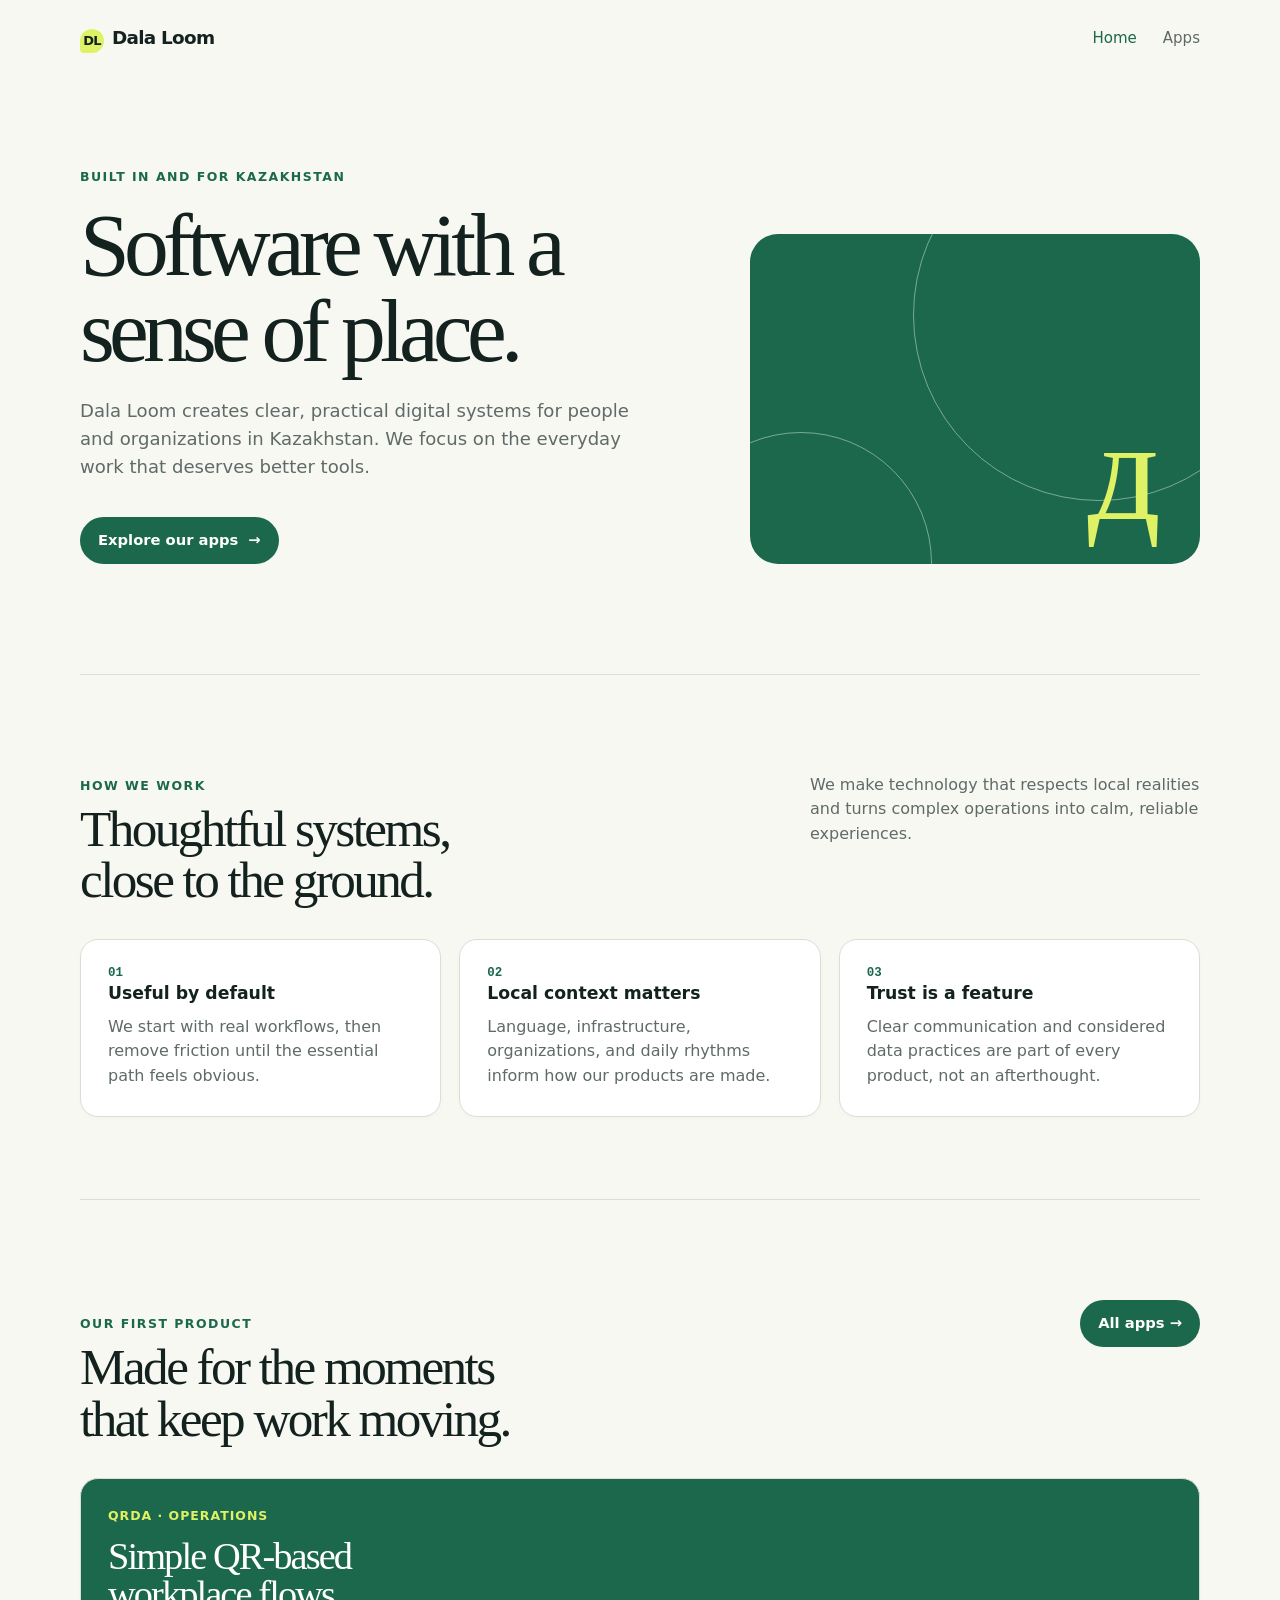
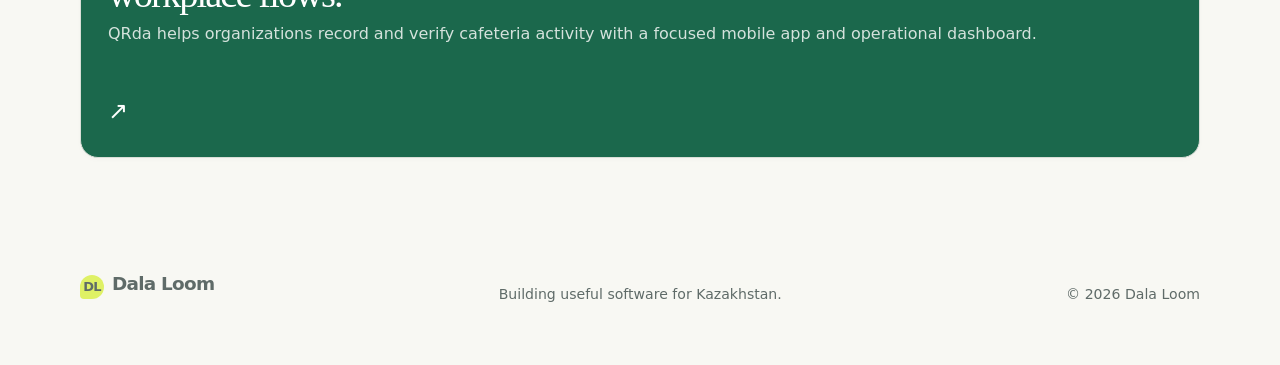
<file: index.html>
<!doctype html><html lang="en"><head><meta charset="utf-8"><meta name="viewport" content="width=device-width,initial-scale=1"><meta name="description" content="Dala Loom builds useful, dependable software systems for Kazakhstan."><meta name="google-site-verification" content="MgeRxcJvlGUq5wyARSpcxHUFMynedI9VIwgNj6oB0M4"><title>Dala Loom — Software for Kazakhstan</title><link rel="stylesheet" href="assets/styles.css"></head><body><div class="wrap"><nav class="nav"><a class="brand" href="/"><span>DL</span>Dala Loom</a><div class="nav-links"><a aria-current="page" href="/">Home</a><a href="/apps/">Apps</a></div></nav><main><section class="hero"><div class="hero-grid"><div><div class="eyebrow">Built in and for Kazakhstan</div><h1>Software with a sense of place.</h1><p>Dala Loom creates clear, practical digital systems for people and organizations in Kazakhstan. We focus on the everyday work that deserves better tools.</p><a class="button" href="/apps/">Explore our apps <b>→</b></a></div><div class="mark" aria-hidden="true"><i>д</i></div></div></section><section class="section"><div class="section-head"><div><div class="eyebrow">How we work</div><h2>Thoughtful systems,<br>close to the ground.</h2></div><p class="section-intro">We make technology that respects local realities and turns complex operations into calm, reliable experiences.</p></div><div class="values"><article class="value"><div class="number">01</div><b>Useful by default</b><p>We start with real workflows, then remove friction until the essential path feels obvious.</p></article><article class="value"><div class="number">02</div><b>Local context matters</b><p>Language, infrastructure, organizations, and daily rhythms inform how our products are made.</p></article><article class="value"><div class="number">03</div><b>Trust is a feature</b><p>Clear communication and considered data practices are part of every product, not an afterthought.</p></article></div></section><section class="section"><div class="section-head"><div><div class="eyebrow">Our first product</div><h2>Made for the moments<br>that keep work moving.</h2></div><a class="button" href="/apps/">All apps →</a></div><a class="product featured" href="/apps/qrda/"><div><div class="tag">QRda · Operations</div><h3>Simple QR-based<br>workplace flows.</h3><p>QRda helps organizations record and verify cafeteria activity with a focused mobile app and operational dashboard.</p></div><div class="arrow">↗</div></a></section></main><footer class="footer"><div class="footer-inner"><a class="brand" href="/"><span>DL</span>Dala Loom</a><p>Building useful software for Kazakhstan.</p><p>© 2026 Dala Loom</p></div></footer></div></body></html>
</file>
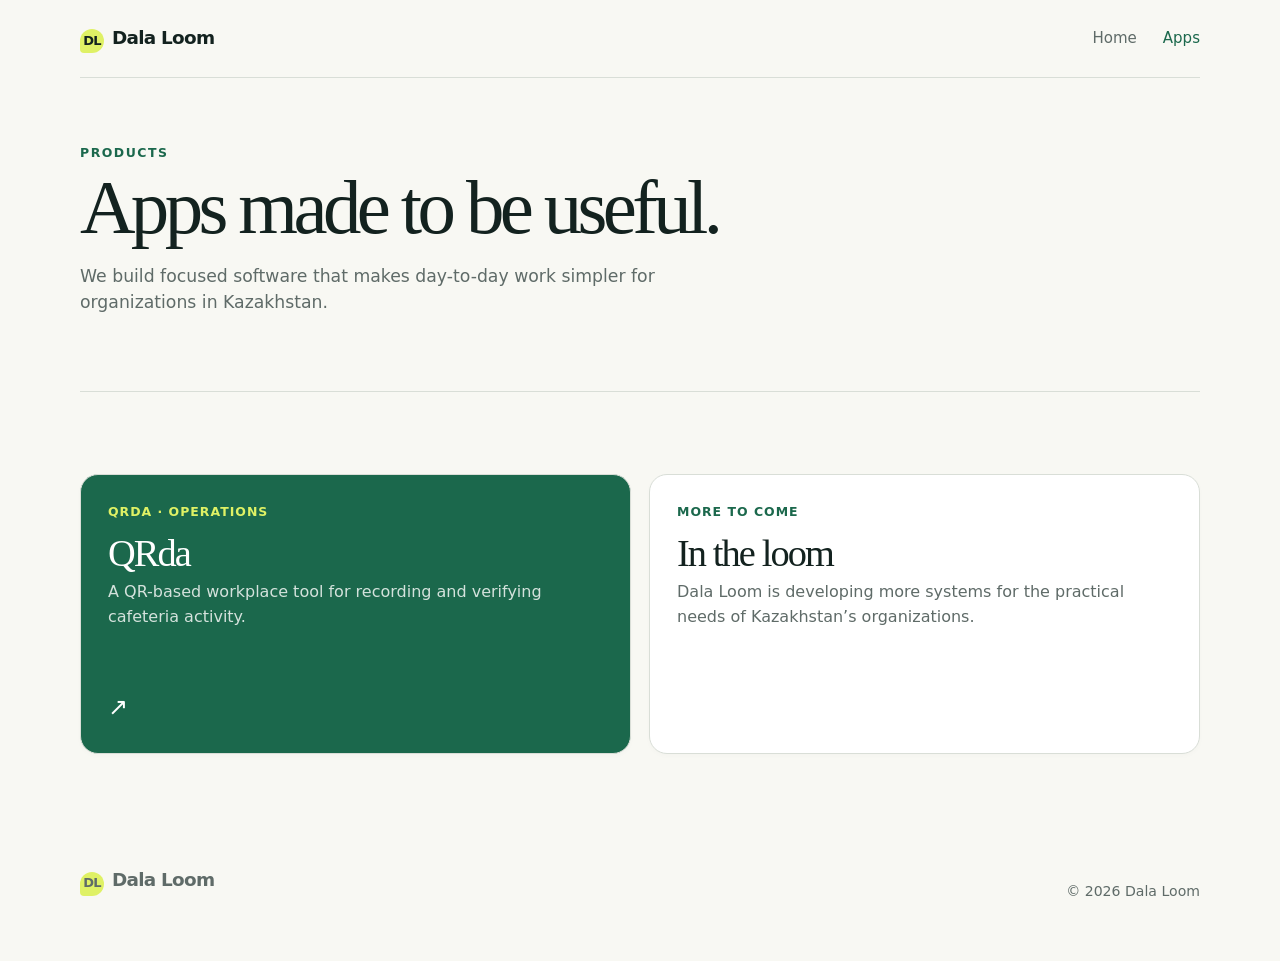
<file: apps/index.html>
<!doctype html><html lang="en"><head><meta charset="utf-8"><meta name="viewport" content="width=device-width,initial-scale=1"><title>Apps — Dala Loom</title><link rel="stylesheet" href="../assets/styles.css"></head><body><div class="wrap"><nav class="nav"><a class="brand" href="/"><span>DL</span>Dala Loom</a><div class="nav-links"><a href="/">Home</a><a aria-current="page" href="/apps/">Apps</a></div></nav><main><header class="page-head"><div class="eyebrow">Products</div><h1>Apps made to be useful.</h1><p>We build focused software that makes day-to-day work simpler for organizations in Kazakhstan.</p></header><section class="section"><div class="product-grid"><a class="product featured" href="/apps/qrda/"><div><div class="tag">QRda · Operations</div><h3>QRda</h3><p>A QR-based workplace tool for recording and verifying cafeteria activity.</p></div><div class="arrow">↗</div></a><article class="product"><div><div class="tag">More to come</div><h3>In the loom</h3><p>Dala Loom is developing more systems for the practical needs of Kazakhstan’s organizations.</p></div></article></div></section></main><footer class="footer"><div class="footer-inner"><a class="brand" href="/"><span>DL</span>Dala Loom</a><p>© 2026 Dala Loom</p></div></footer></div></body></html>
</file>
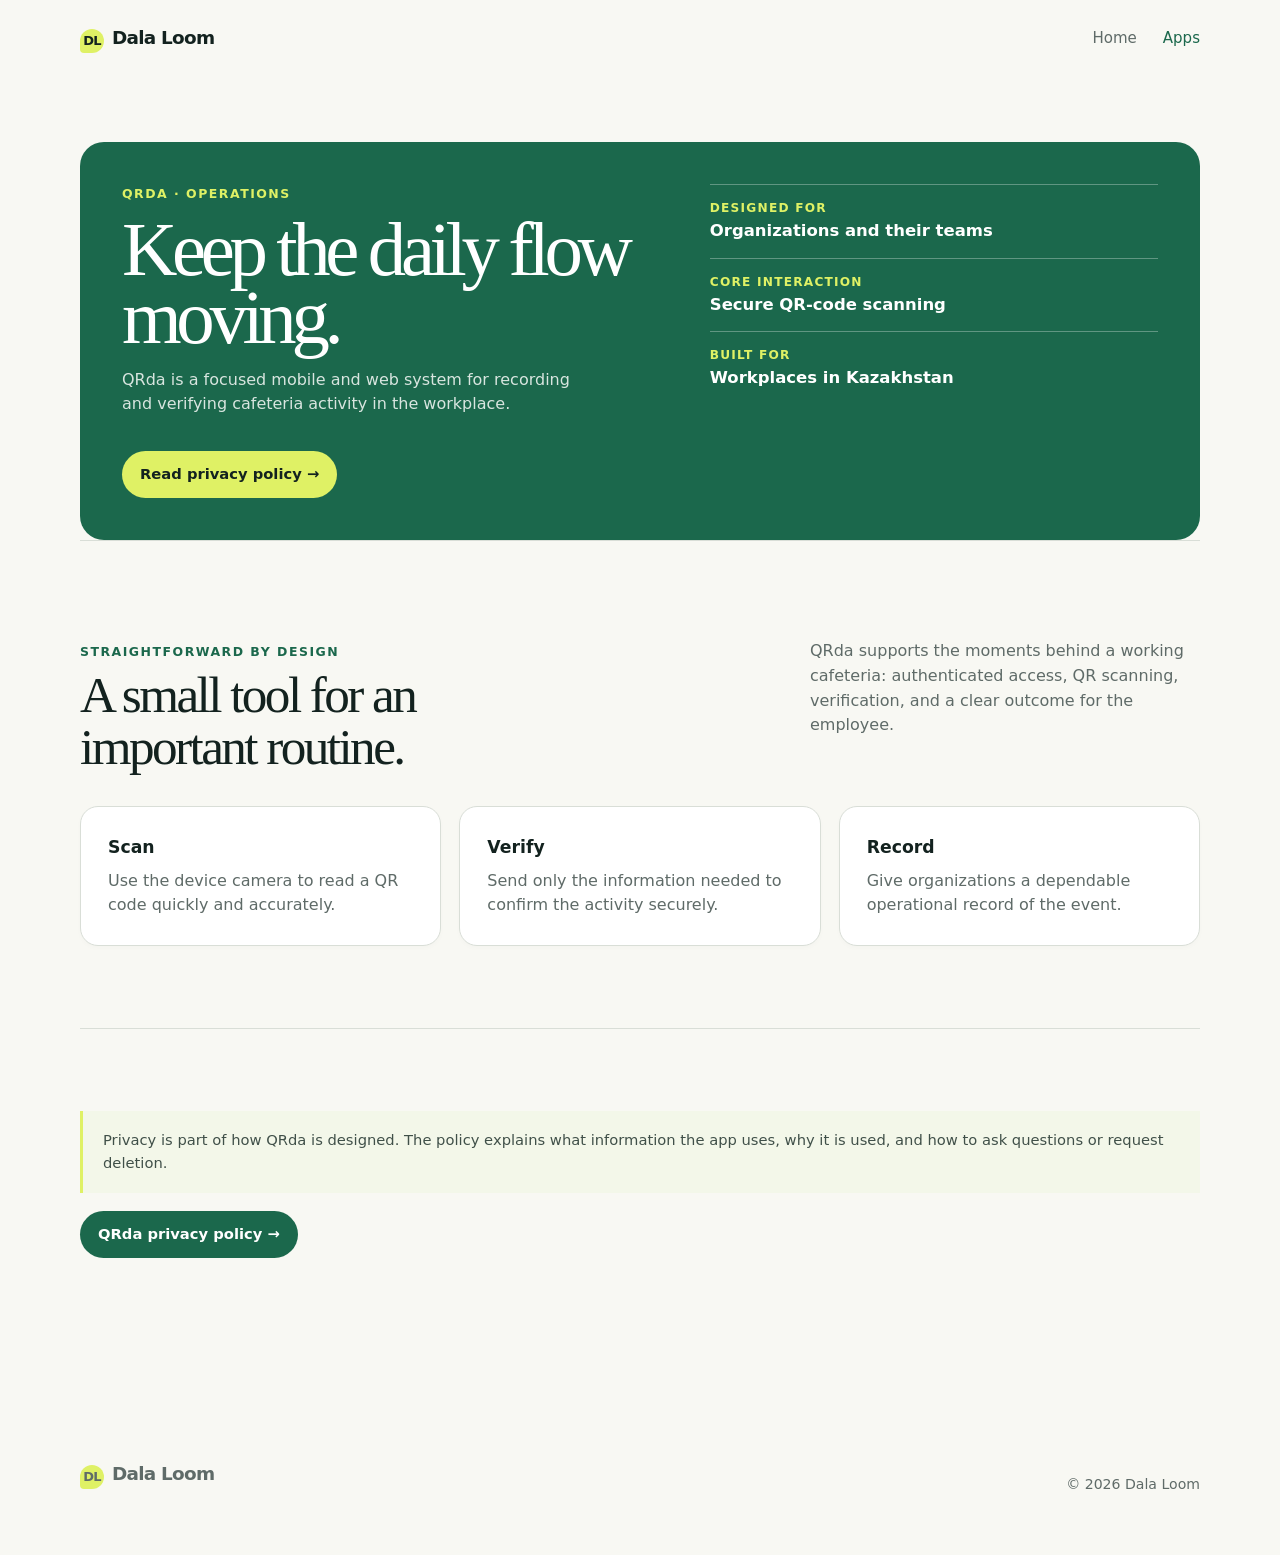
<file: apps/qrda/index.html>
<!doctype html><html lang="en"><head><meta charset="utf-8"><meta name="viewport" content="width=device-width,initial-scale=1"><meta name="description" content="QRda is a QR-based tool for workplace cafeteria operations."><title>QRda — Dala Loom</title><link rel="stylesheet" href="../../assets/styles.css"></head><body><div class="wrap"><nav class="nav"><a class="brand" href="/"><span>DL</span>Dala Loom</a><div class="nav-links"><a href="/">Home</a><a aria-current="page" href="/apps/">Apps</a></div></nav><main class="product-page"><section class="product-lead"><div><div class="eyebrow" style="color:#dff165">QRda · Operations</div><h1>Keep the daily flow moving.</h1><p>QRda is a focused mobile and web system for recording and verifying cafeteria activity in the workplace.</p><a class="button" style="background:#dff165;color:#13221f" href="/apps/qrda/privacy/">Read privacy policy →</a></div><div><div class="fact"><span>Designed for</span><b>Organizations and their teams</b></div><div class="fact"><span>Core interaction</span><b>Secure QR-code scanning</b></div><div class="fact"><span>Built for</span><b>Workplaces in Kazakhstan</b></div></div></section><section class="section"><div class="section-head"><div><div class="eyebrow">Straightforward by design</div><h2>A small tool for an<br>important routine.</h2></div><p class="section-intro">QRda supports the moments behind a working cafeteria: authenticated access, QR scanning, verification, and a clear outcome for the employee.</p></div><div class="values"><article class="value"><b>Scan</b><p>Use the device camera to read a QR code quickly and accurately.</p></article><article class="value"><b>Verify</b><p>Send only the information needed to confirm the activity securely.</p></article><article class="value"><b>Record</b><p>Give organizations a dependable operational record of the event.</p></article></div></section><section class="section"><div class="notice">Privacy is part of how QRda is designed. The policy explains what information the app uses, why it is used, and how to ask questions or request deletion.</div><a class="button" href="/apps/qrda/privacy/">QRda privacy policy →</a></section></main><footer class="footer"><div class="footer-inner"><a class="brand" href="/"><span>DL</span>Dala Loom</a><p>© 2026 Dala Loom</p></div></footer></div></body></html>
</file>
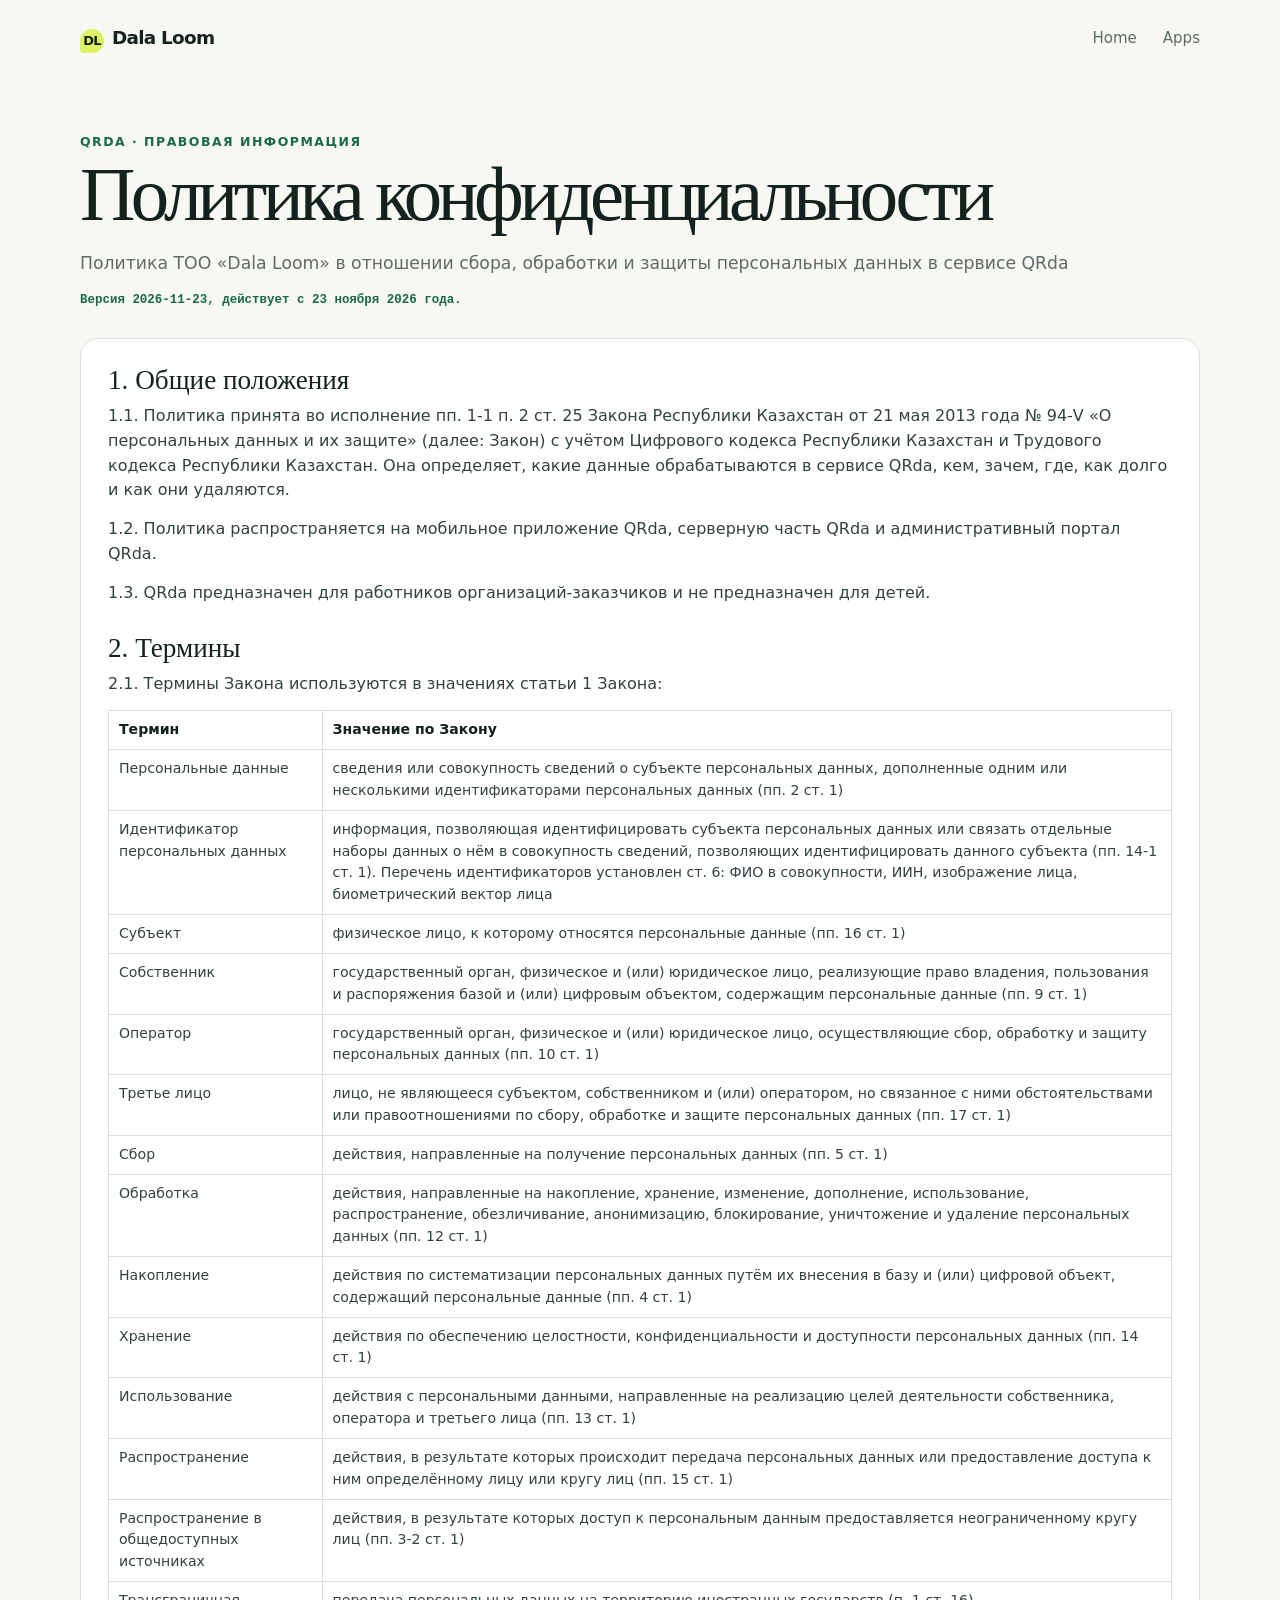
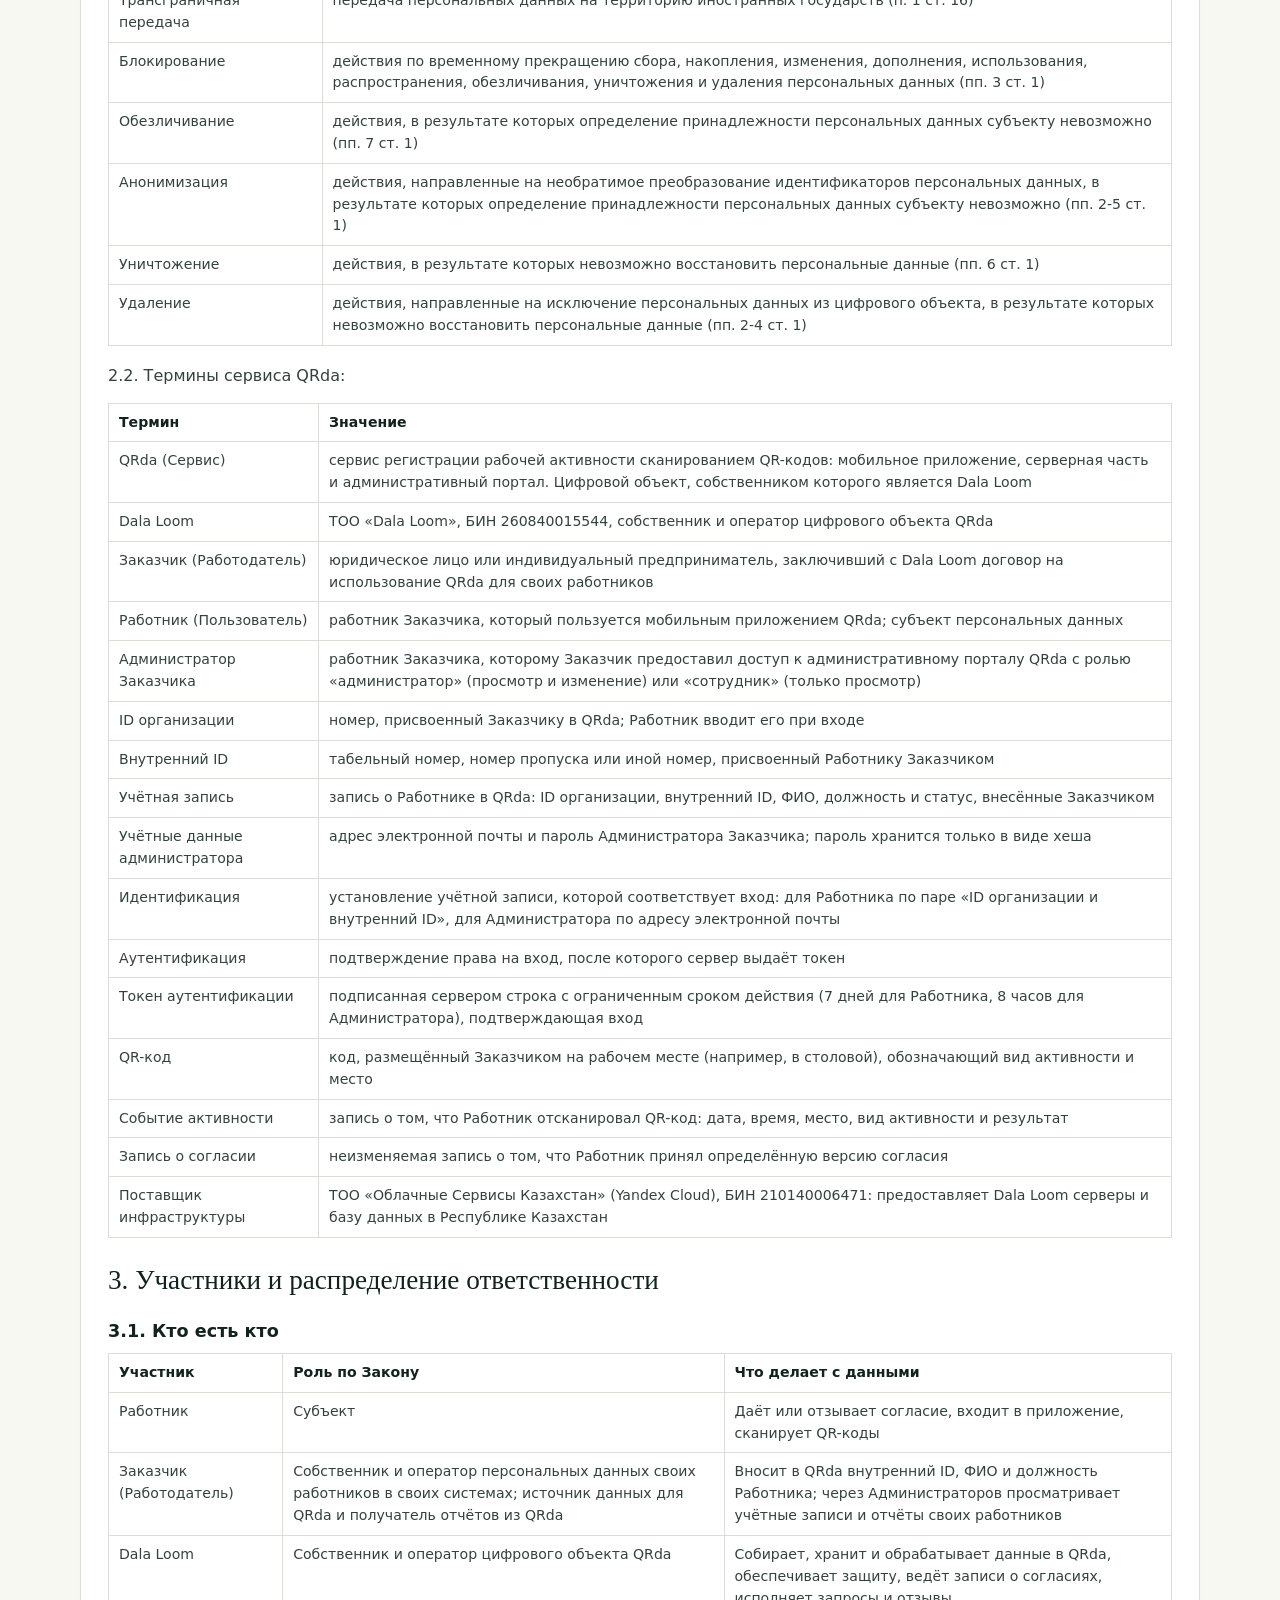
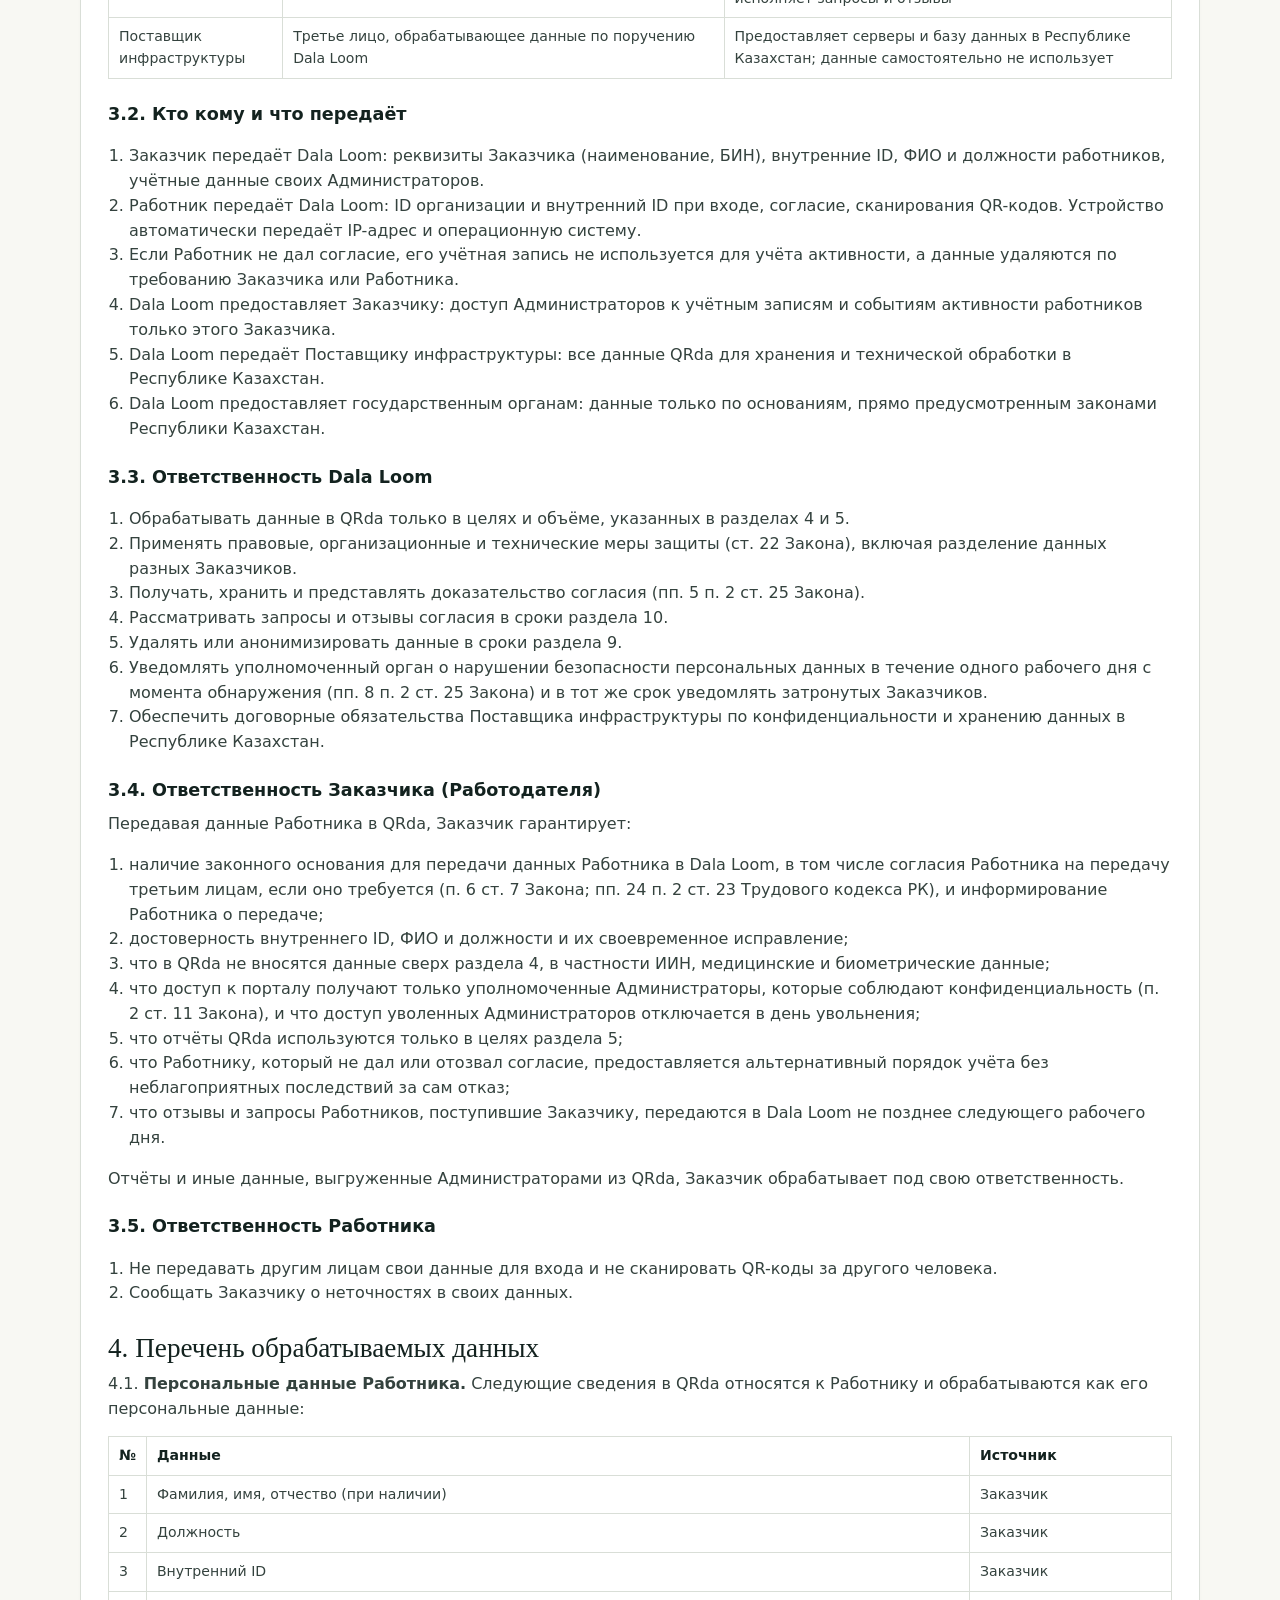
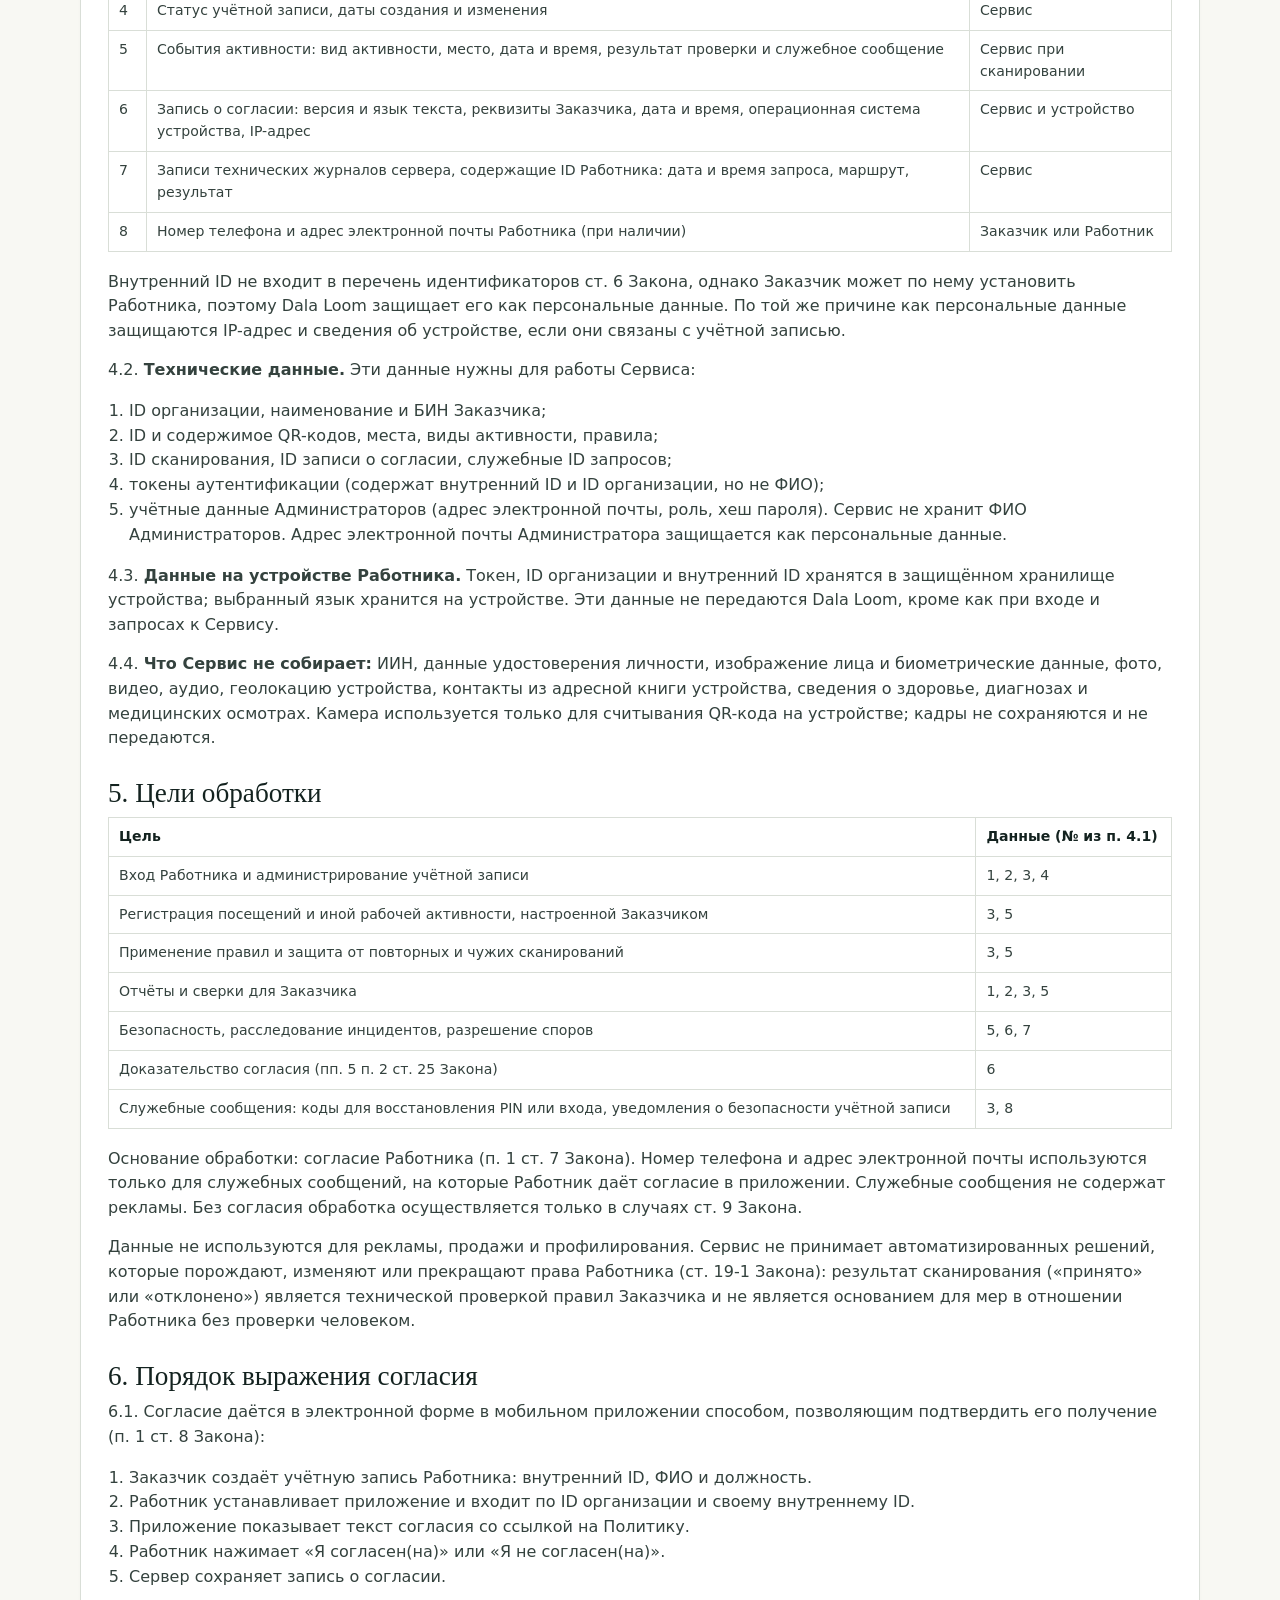
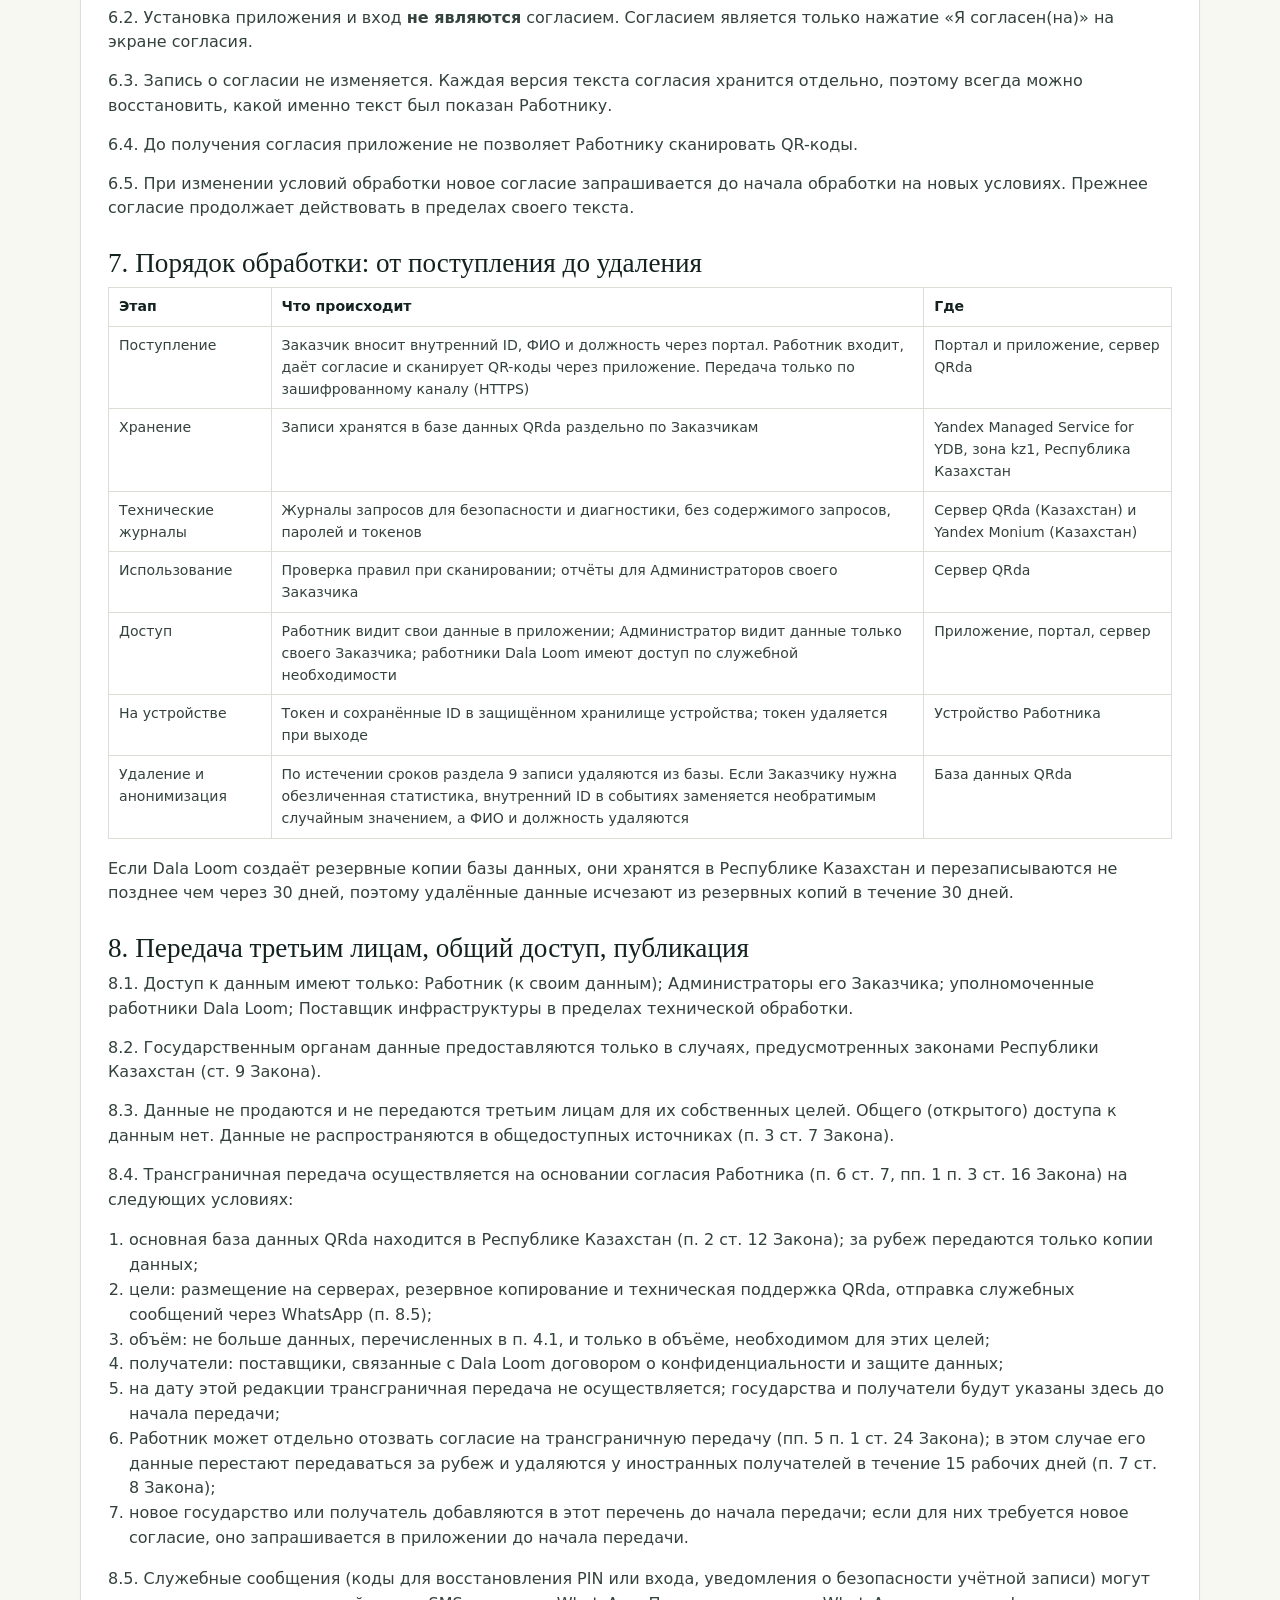
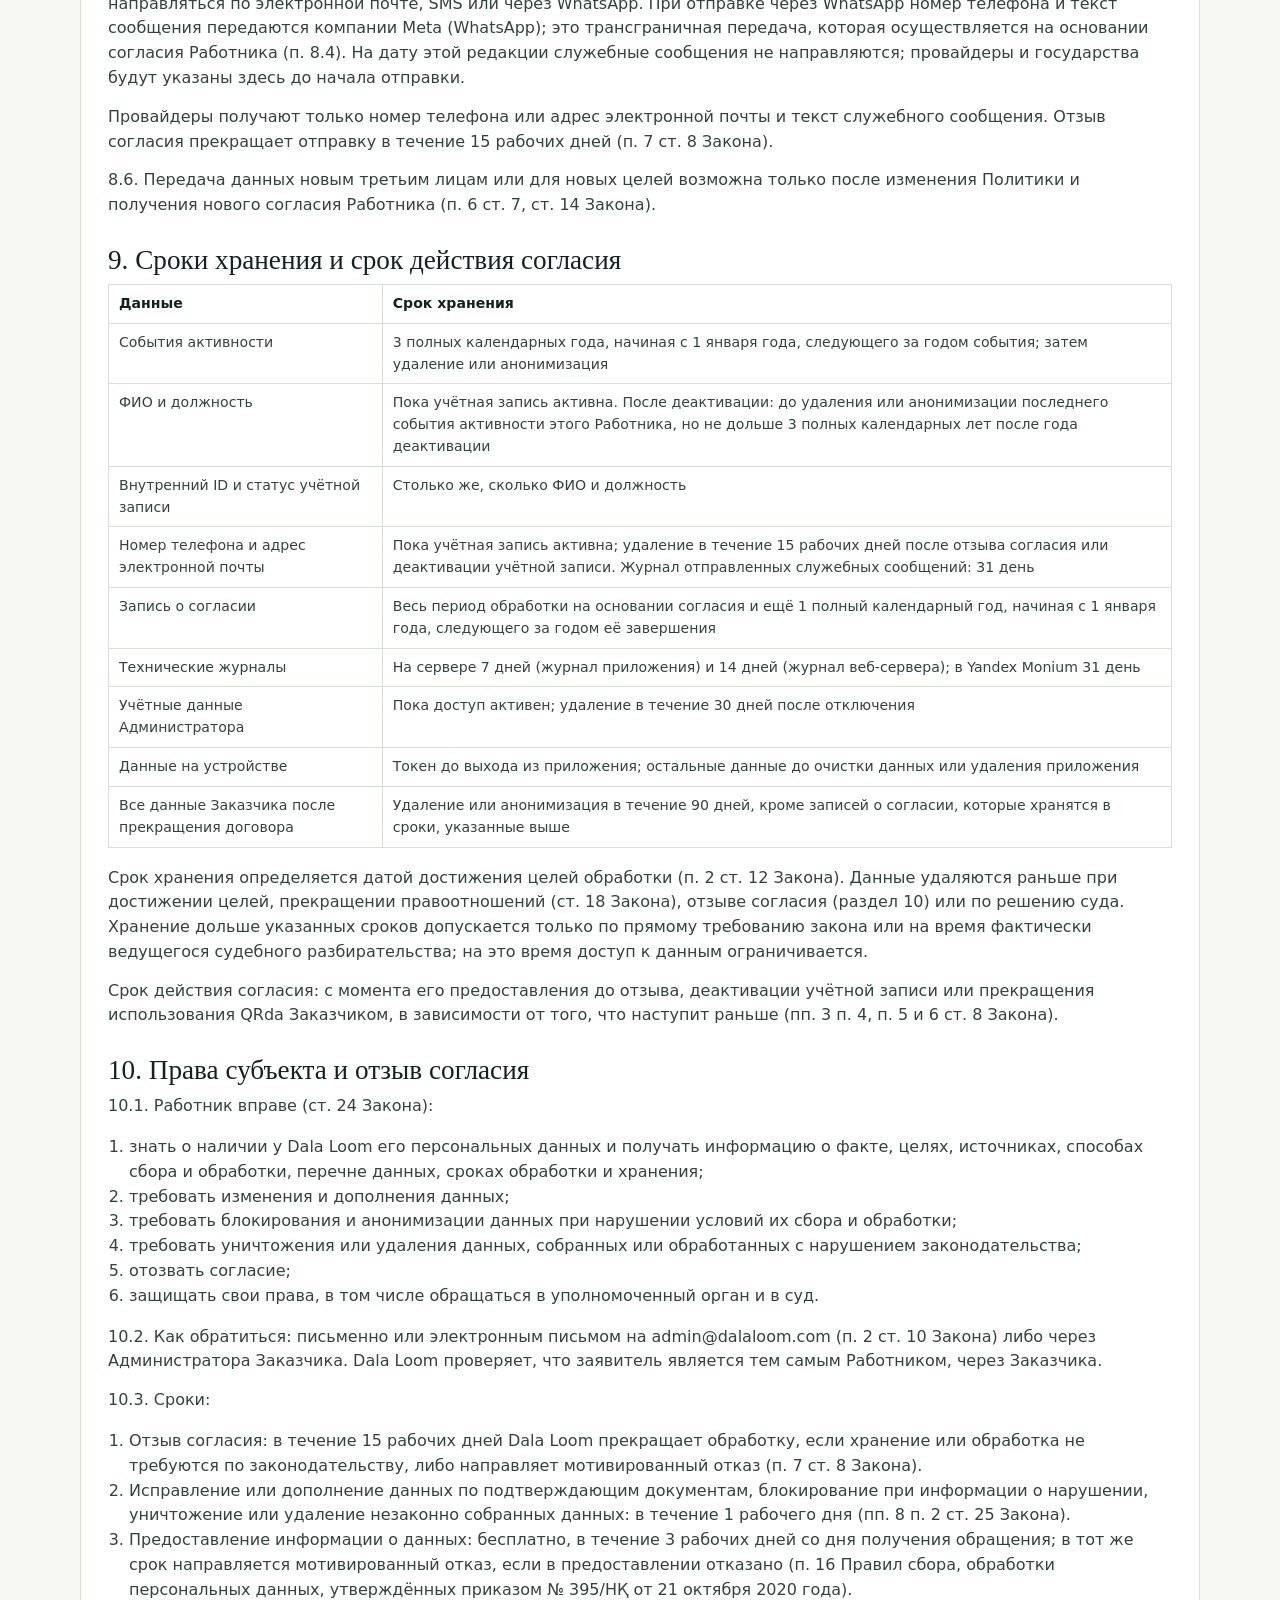
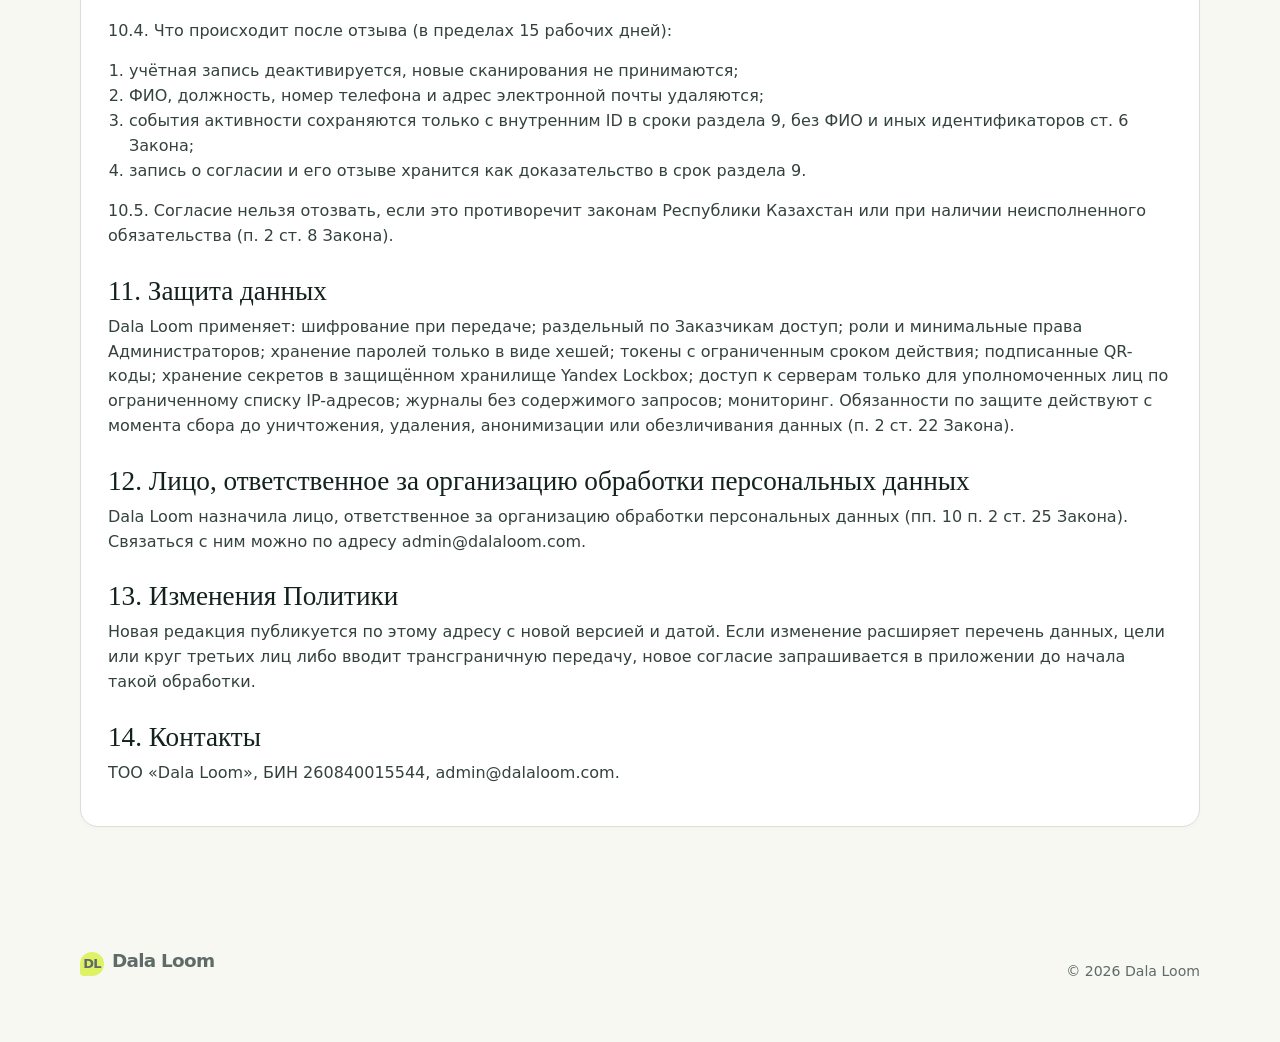
<file: apps/qrda/privacy/index.html>
<!doctype html>
<html lang="ru">
<head>
  <meta charset="utf-8">
  <meta name="viewport" content="width=device-width,initial-scale=1">
  <meta name="description" content="Политика ТОО «Dala Loom» в отношении сбора, обработки и защиты персональных данных в сервисе QRda.">
  <title>Политика конфиденциальности QRda | Dala Loom</title>
  <link rel="stylesheet" href="../../../assets/styles.css">
</head>
<body>
  <div class="wrap">
    <nav class="nav">
      <a class="brand" href="/"><span>DL</span>Dala Loom</a>
      <div class="nav-links"><a href="/">Home</a><a href="/apps/">Apps</a></div>
    </nav>
    <main class="privacy">
      <div class="eyebrow">QRda · Правовая информация</div>
      <h1>Политика конфиденциальности</h1>
      <p class="lead">Политика ТОО «Dala Loom» в отношении сбора, обработки и защиты персональных данных в сервисе QRda</p>
      <p class="number">Версия 2026-11-23, действует с 23 ноября 2026 года.</p>
      <article class="policy-card">
        <h2>1. Общие положения</h2>
        <p>1.1. Политика принята во исполнение пп. 1-1 п. 2 ст. 25 Закона Республики Казахстан от 21 мая 2013 года № 94-V «О персональных данных и их защите» (далее: Закон) с учётом Цифрового кодекса Республики Казахстан и Трудового кодекса Республики Казахстан. Она определяет, какие данные обрабатываются в сервисе QRda, кем, зачем, где, как долго и как они удаляются.</p>
        <p>1.2. Политика распространяется на мобильное приложение QRda, серверную часть QRda и административный портал QRda.</p>
        <p>1.3. QRda предназначен для работников организаций-заказчиков и не предназначен для детей.</p>
        <h2>2. Термины</h2>
        <p>2.1. Термины Закона используются в значениях статьи 1 Закона:</p>
        <div class="table-scroll">
          <table>
            <thead><tr><th>Термин</th><th>Значение по Закону</th></tr></thead>
            <tbody>
              <tr><td>Персональные данные</td><td>сведения или совокупность сведений о субъекте персональных данных, дополненные одним или несколькими идентификаторами персональных данных (пп. 2 ст. 1)</td></tr>
              <tr><td>Идентификатор персональных данных</td><td>информация, позволяющая идентифицировать субъекта персональных данных или связать отдельные наборы данных о нём в совокупность сведений, позволяющих идентифицировать данного субъекта (пп. 14-1 ст. 1). Перечень идентификаторов установлен ст. 6: ФИО в совокупности, ИИН, изображение лица, биометрический вектор лица</td></tr>
              <tr><td>Субъект</td><td>физическое лицо, к которому относятся персональные данные (пп. 16 ст. 1)</td></tr>
              <tr><td>Собственник</td><td>государственный орган, физическое и (или) юридическое лицо, реализующие право владения, пользования и распоряжения базой и (или) цифровым объектом, содержащим персональные данные (пп. 9 ст. 1)</td></tr>
              <tr><td>Оператор</td><td>государственный орган, физическое и (или) юридическое лицо, осуществляющие сбор, обработку и защиту персональных данных (пп. 10 ст. 1)</td></tr>
              <tr><td>Третье лицо</td><td>лицо, не являющееся субъектом, собственником и (или) оператором, но связанное с ними обстоятельствами или правоотношениями по сбору, обработке и защите персональных данных (пп. 17 ст. 1)</td></tr>
              <tr><td>Сбор</td><td>действия, направленные на получение персональных данных (пп. 5 ст. 1)</td></tr>
              <tr><td>Обработка</td><td>действия, направленные на накопление, хранение, изменение, дополнение, использование, распространение, обезличивание, анонимизацию, блокирование, уничтожение и удаление персональных данных (пп. 12 ст. 1)</td></tr>
              <tr><td>Накопление</td><td>действия по систематизации персональных данных путём их внесения в базу и (или) цифровой объект, содержащий персональные данные (пп. 4 ст. 1)</td></tr>
              <tr><td>Хранение</td><td>действия по обеспечению целостности, конфиденциальности и доступности персональных данных (пп. 14 ст. 1)</td></tr>
              <tr><td>Использование</td><td>действия с персональными данными, направленные на реализацию целей деятельности собственника, оператора и третьего лица (пп. 13 ст. 1)</td></tr>
              <tr><td>Распространение</td><td>действия, в результате которых происходит передача персональных данных или предоставление доступа к ним определённому лицу или кругу лиц (пп. 15 ст. 1)</td></tr>
              <tr><td>Распространение в общедоступных источниках</td><td>действия, в результате которых доступ к персональным данным предоставляется неограниченному кругу лиц (пп. 3-2 ст. 1)</td></tr>
              <tr><td>Трансграничная передача</td><td>передача персональных данных на территорию иностранных государств (п. 1 ст. 16)</td></tr>
              <tr><td>Блокирование</td><td>действия по временному прекращению сбора, накопления, изменения, дополнения, использования, распространения, обезличивания, уничтожения и удаления персональных данных (пп. 3 ст. 1)</td></tr>
              <tr><td>Обезличивание</td><td>действия, в результате которых определение принадлежности персональных данных субъекту невозможно (пп. 7 ст. 1)</td></tr>
              <tr><td>Анонимизация</td><td>действия, направленные на необратимое преобразование идентификаторов персональных данных, в результате которых определение принадлежности персональных данных субъекту невозможно (пп. 2-5 ст. 1)</td></tr>
              <tr><td>Уничтожение</td><td>действия, в результате которых невозможно восстановить персональные данные (пп. 6 ст. 1)</td></tr>
              <tr><td>Удаление</td><td>действия, направленные на исключение персональных данных из цифрового объекта, в результате которых невозможно восстановить персональные данные (пп. 2-4 ст. 1)</td></tr>
            </tbody>
          </table>
        </div>
        <p>2.2. Термины сервиса QRda:</p>
        <div class="table-scroll">
          <table>
            <thead><tr><th>Термин</th><th>Значение</th></tr></thead>
            <tbody>
              <tr><td>QRda (Сервис)</td><td>сервис регистрации рабочей активности сканированием QR-кодов: мобильное приложение, серверная часть и административный портал. Цифровой объект, собственником которого является Dala Loom</td></tr>
              <tr><td>Dala Loom</td><td>ТОО «Dala Loom», БИН 260840015544, собственник и оператор цифрового объекта QRda</td></tr>
              <tr><td>Заказчик (Работодатель)</td><td>юридическое лицо или индивидуальный предприниматель, заключивший с Dala Loom договор на использование QRda для своих работников</td></tr>
              <tr><td>Работник (Пользователь)</td><td>работник Заказчика, который пользуется мобильным приложением QRda; субъект персональных данных</td></tr>
              <tr><td>Администратор Заказчика</td><td>работник Заказчика, которому Заказчик предоставил доступ к административному порталу QRda с ролью «администратор» (просмотр и изменение) или «сотрудник» (только просмотр)</td></tr>
              <tr><td>ID организации</td><td>номер, присвоенный Заказчику в QRda; Работник вводит его при входе</td></tr>
              <tr><td>Внутренний ID</td><td>табельный номер, номер пропуска или иной номер, присвоенный Работнику Заказчиком</td></tr>
              <tr><td>Учётная запись</td><td>запись о Работнике в QRda: ID организации, внутренний ID, ФИО, должность и статус, внесённые Заказчиком</td></tr>
              <tr><td>Учётные данные администратора</td><td>адрес электронной почты и пароль Администратора Заказчика; пароль хранится только в виде хеша</td></tr>
              <tr><td>Идентификация</td><td>установление учётной записи, которой соответствует вход: для Работника по паре «ID организации и внутренний ID», для Администратора по адресу электронной почты</td></tr>
              <tr><td>Аутентификация</td><td>подтверждение права на вход, после которого сервер выдаёт токен</td></tr>
              <tr><td>Токен аутентификации</td><td>подписанная сервером строка с ограниченным сроком действия (7 дней для Работника, 8 часов для Администратора), подтверждающая вход</td></tr>
              <tr><td>QR-код</td><td>код, размещённый Заказчиком на рабочем месте (например, в столовой), обозначающий вид активности и место</td></tr>
              <tr><td>Событие активности</td><td>запись о том, что Работник отсканировал QR-код: дата, время, место, вид активности и результат</td></tr>
              <tr><td>Запись о согласии</td><td>неизменяемая запись о том, что Работник принял определённую версию согласия</td></tr>
              <tr><td>Поставщик инфраструктуры</td><td>ТОО «Облачные Сервисы Казахстан» (Yandex Cloud), БИН 210140006471: предоставляет Dala Loom серверы и базу данных в Республике Казахстан</td></tr>
            </tbody>
          </table>
        </div>
        <h2>3. Участники и распределение ответственности</h2>
        <h3>3.1. Кто есть кто</h3>
        <div class="table-scroll">
          <table>
            <thead><tr><th>Участник</th><th>Роль по Закону</th><th>Что делает с данными</th></tr></thead>
            <tbody>
              <tr><td>Работник</td><td>Субъект</td><td>Даёт или отзывает согласие, входит в приложение, сканирует QR-коды</td></tr>
              <tr><td>Заказчик (Работодатель)</td><td>Собственник и оператор персональных данных своих работников в своих системах; источник данных для QRda и получатель отчётов из QRda</td><td>Вносит в QRda внутренний ID, ФИО и должность Работника; через Администраторов просматривает учётные записи и отчёты своих работников</td></tr>
              <tr><td>Dala Loom</td><td>Собственник и оператор цифрового объекта QRda</td><td>Собирает, хранит и обрабатывает данные в QRda, обеспечивает защиту, ведёт записи о согласиях, исполняет запросы и отзывы</td></tr>
              <tr><td>Поставщик инфраструктуры</td><td>Третье лицо, обрабатывающее данные по поручению Dala Loom</td><td>Предоставляет серверы и базу данных в Республике Казахстан; данные самостоятельно не использует</td></tr>
            </tbody>
          </table>
        </div>
        <h3>3.2. Кто кому и что передаёт</h3>
        <ol>
          <li>Заказчик передаёт Dala Loom: реквизиты Заказчика (наименование, БИН), внутренние ID, ФИО и должности работников, учётные данные своих Администраторов.</li>
          <li>Работник передаёт Dala Loom: ID организации и внутренний ID при входе, согласие, сканирования QR-кодов. Устройство автоматически передаёт IP-адрес и операционную систему.</li>
          <li>Если Работник не дал согласие, его учётная запись не используется для учёта активности, а данные удаляются по требованию Заказчика или Работника.</li>
          <li>Dala Loom предоставляет Заказчику: доступ Администраторов к учётным записям и событиям активности работников только этого Заказчика.</li>
          <li>Dala Loom передаёт Поставщику инфраструктуры: все данные QRda для хранения и технической обработки в Республике Казахстан.</li>
          <li>Dala Loom предоставляет государственным органам: данные только по основаниям, прямо предусмотренным законами Республики Казахстан.</li>
        </ol>
        <h3>3.3. Ответственность Dala Loom</h3>
        <ol>
          <li>Обрабатывать данные в QRda только в целях и объёме, указанных в разделах 4 и 5.</li>
          <li>Применять правовые, организационные и технические меры защиты (ст. 22 Закона), включая разделение данных разных Заказчиков.</li>
          <li>Получать, хранить и представлять доказательство согласия (пп. 5 п. 2 ст. 25 Закона).</li>
          <li>Рассматривать запросы и отзывы согласия в сроки раздела 10.</li>
          <li>Удалять или анонимизировать данные в сроки раздела 9.</li>
          <li>Уведомлять уполномоченный орган о нарушении безопасности персональных данных в течение одного рабочего дня с момента обнаружения (пп. 8 п. 2 ст. 25 Закона) и в тот же срок уведомлять затронутых Заказчиков.</li>
          <li>Обеспечить договорные обязательства Поставщика инфраструктуры по конфиденциальности и хранению данных в Республике Казахстан.</li>
        </ol>
        <h3>3.4. Ответственность Заказчика (Работодателя)</h3>
        <p>Передавая данные Работника в QRda, Заказчик гарантирует:</p>
        <ol>
          <li>наличие законного основания для передачи данных Работника в Dala Loom, в том числе согласия Работника на передачу третьим лицам, если оно требуется (п. 6 ст. 7 Закона; пп. 24 п. 2 ст. 23 Трудового кодекса РК), и информирование Работника о передаче;</li>
          <li>достоверность внутреннего ID, ФИО и должности и их своевременное исправление;</li>
          <li>что в QRda не вносятся данные сверх раздела 4, в частности ИИН, медицинские и биометрические данные;</li>
          <li>что доступ к порталу получают только уполномоченные Администраторы, которые соблюдают конфиденциальность (п. 2 ст. 11 Закона), и что доступ уволенных Администраторов отключается в день увольнения;</li>
          <li>что отчёты QRda используются только в целях раздела 5;</li>
          <li>что Работнику, который не дал или отозвал согласие, предоставляется альтернативный порядок учёта без неблагоприятных последствий за сам отказ;</li>
          <li>что отзывы и запросы Работников, поступившие Заказчику, передаются в Dala Loom не позднее следующего рабочего дня.</li>
        </ol>
        <p>Отчёты и иные данные, выгруженные Администраторами из QRda, Заказчик обрабатывает под свою ответственность.</p>
        <h3>3.5. Ответственность Работника</h3>
        <ol>
          <li>Не передавать другим лицам свои данные для входа и не сканировать QR-коды за другого человека.</li>
          <li>Сообщать Заказчику о неточностях в своих данных.</li>
        </ol>
        <h2>4. Перечень обрабатываемых данных</h2>
        <p>4.1. <strong>Персональные данные Работника.</strong> Следующие сведения в QRda относятся к Работнику и обрабатываются как его персональные данные:</p>
        <div class="table-scroll">
          <table>
            <thead><tr><th>№</th><th>Данные</th><th>Источник</th></tr></thead>
            <tbody>
              <tr><td>1</td><td>Фамилия, имя, отчество (при наличии)</td><td>Заказчик</td></tr>
              <tr><td>2</td><td>Должность</td><td>Заказчик</td></tr>
              <tr><td>3</td><td>Внутренний ID</td><td>Заказчик</td></tr>
              <tr><td>4</td><td>Статус учётной записи, даты создания и изменения</td><td>Сервис</td></tr>
              <tr><td>5</td><td>События активности: вид активности, место, дата и время, результат проверки и служебное сообщение</td><td>Сервис при сканировании</td></tr>
              <tr><td>6</td><td>Запись о согласии: версия и язык текста, реквизиты Заказчика, дата и время, операционная система устройства, IP-адрес</td><td>Сервис и устройство</td></tr>
              <tr><td>7</td><td>Записи технических журналов сервера, содержащие ID Работника: дата и время запроса, маршрут, результат</td><td>Сервис</td></tr>
              <tr><td>8</td><td>Номер телефона и адрес электронной почты Работника (при наличии)</td><td>Заказчик или Работник</td></tr>
            </tbody>
          </table>
        </div>
        <p>Внутренний ID не входит в перечень идентификаторов ст. 6 Закона, однако Заказчик может по нему установить Работника, поэтому Dala Loom защищает его как персональные данные. По той же причине как персональные данные защищаются IP-адрес и сведения об устройстве, если они связаны с учётной записью.</p>
        <p>4.2. <strong>Технические данные.</strong> Эти данные нужны для работы Сервиса:</p>
        <ol>
          <li>ID организации, наименование и БИН Заказчика;</li>
          <li>ID и содержимое QR-кодов, места, виды активности, правила;</li>
          <li>ID сканирования, ID записи о согласии, служебные ID запросов;</li>
          <li>токены аутентификации (содержат внутренний ID и ID организации, но не ФИО);</li>
          <li>учётные данные Администраторов (адрес электронной почты, роль, хеш пароля). Сервис не хранит ФИО Администраторов. Адрес электронной почты Администратора защищается как персональные данные.</li>
        </ol>
        <p>4.3. <strong>Данные на устройстве Работника.</strong> Токен, ID организации и внутренний ID хранятся в защищённом хранилище устройства; выбранный язык хранится на устройстве. Эти данные не передаются Dala Loom, кроме как при входе и запросах к Сервису.</p>
        <p>4.4. <strong>Что Сервис не собирает:</strong> ИИН, данные удостоверения личности, изображение лица и биометрические данные, фото, видео, аудио, геолокацию устройства, контакты из адресной книги устройства, сведения о здоровье, диагнозах и медицинских осмотрах. Камера используется только для считывания QR-кода на устройстве; кадры не сохраняются и не передаются.</p>
        <h2>5. Цели обработки</h2>
        <div class="table-scroll">
          <table>
            <thead><tr><th>Цель</th><th>Данные (№ из п. 4.1)</th></tr></thead>
            <tbody>
              <tr><td>Вход Работника и администрирование учётной записи</td><td>1, 2, 3, 4</td></tr>
              <tr><td>Регистрация посещений и иной рабочей активности, настроенной Заказчиком</td><td>3, 5</td></tr>
              <tr><td>Применение правил и защита от повторных и чужих сканирований</td><td>3, 5</td></tr>
              <tr><td>Отчёты и сверки для Заказчика</td><td>1, 2, 3, 5</td></tr>
              <tr><td>Безопасность, расследование инцидентов, разрешение споров</td><td>5, 6, 7</td></tr>
              <tr><td>Доказательство согласия (пп. 5 п. 2 ст. 25 Закона)</td><td>6</td></tr>
              <tr><td>Служебные сообщения: коды для восстановления PIN или входа, уведомления о безопасности учётной записи</td><td>3, 8</td></tr>
            </tbody>
          </table>
        </div>
        <p>Основание обработки: согласие Работника (п. 1 ст. 7 Закона). Номер телефона и адрес электронной почты используются только для служебных сообщений, на которые Работник даёт согласие в приложении. Служебные сообщения не содержат рекламы. Без согласия обработка осуществляется только в случаях ст. 9 Закона.</p>
        <p>Данные не используются для рекламы, продажи и профилирования. Сервис не принимает автоматизированных решений, которые порождают, изменяют или прекращают права Работника (ст. 19-1 Закона): результат сканирования («принято» или «отклонено») является технической проверкой правил Заказчика и не является основанием для мер в отношении Работника без проверки человеком.</p>
        <h2>6. Порядок выражения согласия</h2>
        <p>6.1. Согласие даётся в электронной форме в мобильном приложении способом, позволяющим подтвердить его получение (п. 1 ст. 8 Закона):</p>
        <ol>
          <li>Заказчик создаёт учётную запись Работника: внутренний ID, ФИО и должность.</li>
          <li>Работник устанавливает приложение и входит по ID организации и своему внутреннему ID.</li>
          <li>Приложение показывает текст согласия со ссылкой на Политику.</li>
          <li>Работник нажимает «Я согласен(на)» или «Я не согласен(на)».</li>
          <li>Сервер сохраняет запись о согласии.</li>
        </ol>
        <p>6.2. Установка приложения и вход <strong>не являются</strong> согласием. Согласием является только нажатие «Я согласен(на)» на экране согласия.</p>
        <p>6.3. Запись о согласии не изменяется. Каждая версия текста согласия хранится отдельно, поэтому всегда можно восстановить, какой именно текст был показан Работнику.</p>
        <p>6.4. До получения согласия приложение не позволяет Работнику сканировать QR-коды.</p>
        <p>6.5. При изменении условий обработки новое согласие запрашивается до начала обработки на новых условиях. Прежнее согласие продолжает действовать в пределах своего текста.</p>
        <h2>7. Порядок обработки: от поступления до удаления</h2>
        <div class="table-scroll">
          <table>
            <thead><tr><th>Этап</th><th>Что происходит</th><th>Где</th></tr></thead>
            <tbody>
              <tr><td>Поступление</td><td>Заказчик вносит внутренний ID, ФИО и должность через портал. Работник входит, даёт согласие и сканирует QR-коды через приложение. Передача только по зашифрованному каналу (HTTPS)</td><td>Портал и приложение, сервер QRda</td></tr>
              <tr><td>Хранение</td><td>Записи хранятся в базе данных QRda раздельно по Заказчикам</td><td>Yandex Managed Service for YDB, зона kz1, Республика Казахстан</td></tr>
              <tr><td>Технические журналы</td><td>Журналы запросов для безопасности и диагностики, без содержимого запросов, паролей и токенов</td><td>Сервер QRda (Казахстан) и Yandex Monium (Казахстан)</td></tr>
              <tr><td>Использование</td><td>Проверка правил при сканировании; отчёты для Администраторов своего Заказчика</td><td>Сервер QRda</td></tr>
              <tr><td>Доступ</td><td>Работник видит свои данные в приложении; Администратор видит данные только своего Заказчика; работники Dala Loom имеют доступ по служебной необходимости</td><td>Приложение, портал, сервер</td></tr>
              <tr><td>На устройстве</td><td>Токен и сохранённые ID в защищённом хранилище устройства; токен удаляется при выходе</td><td>Устройство Работника</td></tr>
              <tr><td>Удаление и анонимизация</td><td>По истечении сроков раздела 9 записи удаляются из базы. Если Заказчику нужна обезличенная статистика, внутренний ID в событиях заменяется необратимым случайным значением, а ФИО и должность удаляются</td><td>База данных QRda</td></tr>
            </tbody>
          </table>
        </div>
        <p>Если Dala Loom создаёт резервные копии базы данных, они хранятся в Республике Казахстан и перезаписываются не позднее чем через 30 дней, поэтому удалённые данные исчезают из резервных копий в течение 30 дней.</p>
        <h2>8. Передача третьим лицам, общий доступ, публикация</h2>
        <p>8.1. Доступ к данным имеют только: Работник (к своим данным); Администраторы его Заказчика; уполномоченные работники Dala Loom; Поставщик инфраструктуры в пределах технической обработки.</p>
        <p>8.2. Государственным органам данные предоставляются только в случаях, предусмотренных законами Республики Казахстан (ст. 9 Закона).</p>
        <p>8.3. Данные не продаются и не передаются третьим лицам для их собственных целей. Общего (открытого) доступа к данным нет. Данные не распространяются в общедоступных источниках (п. 3 ст. 7 Закона).</p>
        <p>8.4. Трансграничная передача осуществляется на основании согласия Работника (п. 6 ст. 7, пп. 1 п. 3 ст. 16 Закона) на следующих условиях:</p>
        <ol>
          <li>основная база данных QRda находится в Республике Казахстан (п. 2 ст. 12 Закона); за рубеж передаются только копии данных;</li>
          <li>цели: размещение на серверах, резервное копирование и техническая поддержка QRda, отправка служебных сообщений через WhatsApp (п. 8.5);</li>
          <li>объём: не больше данных, перечисленных в п. 4.1, и только в объёме, необходимом для этих целей;</li>
          <li>получатели: поставщики, связанные с Dala Loom договором о конфиденциальности и защите данных;</li>
          <li>на дату этой редакции трансграничная передача не осуществляется; государства и получатели будут указаны здесь до начала передачи;</li>
          <li>Работник может отдельно отозвать согласие на трансграничную передачу (пп. 5 п. 1 ст. 24 Закона); в этом случае его данные перестают передаваться за рубеж и удаляются у иностранных получателей в течение 15 рабочих дней (п. 7 ст. 8 Закона);</li>
          <li>новое государство или получатель добавляются в этот перечень до начала передачи; если для них требуется новое согласие, оно запрашивается в приложении до начала передачи.</li>
        </ol>
        <p>8.5. Служебные сообщения (коды для восстановления PIN или входа, уведомления о безопасности учётной записи) могут направляться по электронной почте, SMS или через WhatsApp. При отправке через WhatsApp номер телефона и текст сообщения передаются компании Meta (WhatsApp); это трансграничная передача, которая осуществляется на основании согласия Работника (п. 8.4). На дату этой редакции служебные сообщения не направляются; провайдеры и государства будут указаны здесь до начала отправки.</p>
        <p>Провайдеры получают только номер телефона или адрес электронной почты и текст служебного сообщения. Отзыв согласия прекращает отправку в течение 15 рабочих дней (п. 7 ст. 8 Закона).</p>
        <p>8.6. Передача данных новым третьим лицам или для новых целей возможна только после изменения Политики и получения нового согласия Работника (п. 6 ст. 7, ст. 14 Закона).</p>
        <h2>9. Сроки хранения и срок действия согласия</h2>
        <div class="table-scroll">
          <table>
            <thead><tr><th>Данные</th><th>Срок хранения</th></tr></thead>
            <tbody>
              <tr><td>События активности</td><td>3 полных календарных года, начиная с 1 января года, следующего за годом события; затем удаление или анонимизация</td></tr>
              <tr><td>ФИО и должность</td><td>Пока учётная запись активна. После деактивации: до удаления или анонимизации последнего события активности этого Работника, но не дольше 3 полных календарных лет после года деактивации</td></tr>
              <tr><td>Внутренний ID и статус учётной записи</td><td>Столько же, сколько ФИО и должность</td></tr>
              <tr><td>Номер телефона и адрес электронной почты</td><td>Пока учётная запись активна; удаление в течение 15 рабочих дней после отзыва согласия или деактивации учётной записи. Журнал отправленных служебных сообщений: 31 день</td></tr>
              <tr><td>Запись о согласии</td><td>Весь период обработки на основании согласия и ещё 1 полный календарный год, начиная с 1 января года, следующего за годом её завершения</td></tr>
              <tr><td>Технические журналы</td><td>На сервере 7 дней (журнал приложения) и 14 дней (журнал веб-сервера); в Yandex Monium 31 день</td></tr>
              <tr><td>Учётные данные Администратора</td><td>Пока доступ активен; удаление в течение 30 дней после отключения</td></tr>
              <tr><td>Данные на устройстве</td><td>Токен до выхода из приложения; остальные данные до очистки данных или удаления приложения</td></tr>
              <tr><td>Все данные Заказчика после прекращения договора</td><td>Удаление или анонимизация в течение 90 дней, кроме записей о согласии, которые хранятся в сроки, указанные выше</td></tr>
            </tbody>
          </table>
        </div>
        <p>Срок хранения определяется датой достижения целей обработки (п. 2 ст. 12 Закона). Данные удаляются раньше при достижении целей, прекращении правоотношений (ст. 18 Закона), отзыве согласия (раздел 10) или по решению суда. Хранение дольше указанных сроков допускается только по прямому требованию закона или на время фактически ведущегося судебного разбирательства; на это время доступ к данным ограничивается.</p>
        <p>Срок действия согласия: с момента его предоставления до отзыва, деактивации учётной записи или прекращения использования QRda Заказчиком, в зависимости от того, что наступит раньше (пп. 3 п. 4, п. 5 и 6 ст. 8 Закона).</p>
        <h2>10. Права субъекта и отзыв согласия</h2>
        <p>10.1. Работник вправе (ст. 24 Закона):</p>
        <ol>
          <li>знать о наличии у Dala Loom его персональных данных и получать информацию о факте, целях, источниках, способах сбора и обработки, перечне данных, сроках обработки и хранения;</li>
          <li>требовать изменения и дополнения данных;</li>
          <li>требовать блокирования и анонимизации данных при нарушении условий их сбора и обработки;</li>
          <li>требовать уничтожения или удаления данных, собранных или обработанных с нарушением законодательства;</li>
          <li>отозвать согласие;</li>
          <li>защищать свои права, в том числе обращаться в уполномоченный орган и в суд.</li>
        </ol>
        <p>10.2. Как обратиться: письменно или электронным письмом на <a href="mailto:admin@dalaloom.com">admin@dalaloom.com</a> (п. 2 ст. 10 Закона) либо через Администратора Заказчика. Dala Loom проверяет, что заявитель является тем самым Работником, через Заказчика.</p>
        <p>10.3. Сроки:</p>
        <ol>
          <li>Отзыв согласия: в течение 15 рабочих дней Dala Loom прекращает обработку, если хранение или обработка не требуются по законодательству, либо направляет мотивированный отказ (п. 7 ст. 8 Закона).</li>
          <li>Исправление или дополнение данных по подтверждающим документам, блокирование при информации о нарушении, уничтожение или удаление незаконно собранных данных: в течение 1 рабочего дня (пп. 8 п. 2 ст. 25 Закона).</li>
          <li>Предоставление информации о данных: бесплатно, в течение 3 рабочих дней со дня получения обращения; в тот же срок направляется мотивированный отказ, если в предоставлении отказано (п. 16 Правил сбора, обработки персональных данных, утверждённых приказом № 395/НҚ от 21 октября 2020 года).</li>
        </ol>
        <p>10.4. Что происходит после отзыва (в пределах 15 рабочих дней):</p>
        <ol>
          <li>учётная запись деактивируется, новые сканирования не принимаются;</li>
          <li>ФИО, должность, номер телефона и адрес электронной почты удаляются;</li>
          <li>события активности сохраняются только с внутренним ID в сроки раздела 9, без ФИО и иных идентификаторов ст. 6 Закона;</li>
          <li>запись о согласии и его отзыве хранится как доказательство в срок раздела 9.</li>
        </ol>
        <p>10.5. Согласие нельзя отозвать, если это противоречит законам Республики Казахстан или при наличии неисполненного обязательства (п. 2 ст. 8 Закона).</p>
        <h2>11. Защита данных</h2>
        <p>Dala Loom применяет: шифрование при передаче; раздельный по Заказчикам доступ; роли и минимальные права Администраторов; хранение паролей только в виде хешей; токены с ограниченным сроком действия; подписанные QR-коды; хранение секретов в защищённом хранилище Yandex Lockbox; доступ к серверам только для уполномоченных лиц по ограниченному списку IP-адресов; журналы без содержимого запросов; мониторинг. Обязанности по защите действуют с момента сбора до уничтожения, удаления, анонимизации или обезличивания данных (п. 2 ст. 22 Закона).</p>
        <h2>12. Лицо, ответственное за организацию обработки персональных данных</h2>
        <p>Dala Loom назначила лицо, ответственное за организацию обработки персональных данных (пп. 10 п. 2 ст. 25 Закона). Связаться с ним можно по адресу <a href="mailto:admin@dalaloom.com">admin@dalaloom.com</a>.</p>
        <h2>13. Изменения Политики</h2>
        <p>Новая редакция публикуется по этому адресу с новой версией и датой. Если изменение расширяет перечень данных, цели или круг третьих лиц либо вводит трансграничную передачу, новое согласие запрашивается в приложении до начала такой обработки.</p>
        <h2>14. Контакты</h2>
        <p>ТОО «Dala Loom», БИН 260840015544, <a href="mailto:admin@dalaloom.com">admin@dalaloom.com</a>.</p>
      </article>
    </main>
    <footer class="footer">
      <div class="footer-inner"><a class="brand" href="/"><span>DL</span>Dala Loom</a><p>© 2026 Dala Loom</p></div>
    </footer>
  </div>
</body>
</html>
</file>
<file: assets/styles.css>
:root{--ink:#13221f;--muted:#5f6b68;--paper:#f8f8f3;--line:#d9ded7;--green:#1b684c;--lime:#dff165;--card:#fff;--shadow:0 18px 45px rgba(19,34,31,.08)}*{box-sizing:border-box}html{scroll-behavior:smooth}body{margin:0;background:var(--paper);color:var(--ink);font:16px/1.55 Inter,ui-sans-serif,system-ui,-apple-system,BlinkMacSystemFont,"Segoe UI",sans-serif}a{color:inherit;text-decoration:none}.wrap{width:min(1120px,calc(100% - 40px));margin:auto}.nav{display:flex;align-items:center;justify-content:space-between;padding:24px 0}.brand{font-size:1.15rem;font-weight:800;letter-spacing:-.04em}.brand span{display:inline-grid;place-items:center;width:24px;height:24px;margin-right:8px;border-radius:50% 50% 50% 4px;background:var(--lime);font-size:13px;vertical-align:-1px}.nav-links{display:flex;gap:26px;color:var(--muted);font-size:.94rem}.nav-links a:hover,.nav-links a[aria-current=page]{color:var(--green)}.eyebrow{color:var(--green);font-size:.78rem;font-weight:800;letter-spacing:.12em;text-transform:uppercase}.hero{padding:90px 0 110px}.hero-grid{display:grid;grid-template-columns:1.15fr .85fr;gap:60px;align-items:end}.hero h1{max-width:760px;margin:16px 0 24px;font-family:Georgia,serif;font-size:clamp(3.25rem,7vw,6.6rem);font-weight:400;letter-spacing:-.065em;line-height:.95}.hero p{max-width:580px;color:var(--muted);font-size:1.13rem}.mark{min-height:330px;position:relative;overflow:hidden;border-radius:28px;background:var(--green)}.mark:before,.mark:after{position:absolute;content:"";border:1px solid rgba(255,255,255,.42);border-radius:50%}.mark:before{width:370px;height:370px;right:-85px;top:-105px}.mark:after{width:260px;height:260px;left:-80px;bottom:-130px}.mark i{position:absolute;right:39px;bottom:35px;color:var(--lime);font:400 9rem/.8 Georgia,serif}.button{display:inline-flex;align-items:center;gap:10px;margin-top:18px;padding:12px 18px;border-radius:999px;background:var(--green);color:white;font-weight:700;font-size:.92rem}.button:hover{background:#11523a}.section{padding:82px 0;border-top:1px solid var(--line)}.section-head{display:flex;justify-content:space-between;gap:30px;align-items:baseline;margin-bottom:34px}.section h2{margin:8px 0 0;font:400 clamp(2.25rem,4vw,3.5rem)/1 Georgia,serif;letter-spacing:-.05em}.section-intro{max-width:390px;color:var(--muted)}.values{display:grid;grid-template-columns:repeat(3,1fr);gap:18px}.value,.product,.policy-card{background:var(--card);border:1px solid var(--line);border-radius:18px;padding:27px;box-shadow:0 2px 5px rgba(20,30,20,.02)}.value b{display:block;margin-bottom:8px;font-size:1.08rem}.value p,.product p{margin:0;color:var(--muted)}.number{color:var(--green);font:700 .78rem/1 monospace}.product-grid{display:grid;grid-template-columns:repeat(2,1fr);gap:18px}.product{min-height:280px;display:flex;flex-direction:column;justify-content:space-between}.product.featured{background:var(--green);color:white}.product.featured p{color:#d4e2dc}.product .tag{font-size:.78rem;font-weight:800;letter-spacing:.08em;text-transform:uppercase;color:var(--green)}.featured .tag{color:var(--lime)}.product h3{margin:12px 0 8px;font:400 2.4rem/1 Georgia,serif;letter-spacing:-.05em}.arrow{font-size:1.5rem}.footer{padding:30px 0 45px;color:var(--muted);font-size:.88rem}.footer-inner{display:flex;justify-content:space-between;gap:20px}.page-head{padding:65px 0 58px;border-top:1px solid var(--line)}.page-head h1{margin:10px 0 0;font:400 clamp(3rem,6vw,5rem)/.95 Georgia,serif;letter-spacing:-.06em}.page-head p{max-width:600px;color:var(--muted);font-size:1.08rem}.product-page{padding:65px 0 90px}.product-lead{display:grid;grid-template-columns:1.1fr .9fr;gap:40px;padding:42px;border-radius:24px;background:var(--green);color:white}.product-lead h1{font:400 clamp(3rem,6vw,5.5rem)/.88 Georgia,serif;letter-spacing:-.07em;margin:13px 0}.product-lead p{max-width:460px;color:#d8e5df}.fact{border-top:1px solid rgba(255,255,255,.3);padding:14px 0}.fact span{display:block;color:var(--lime);font-size:.76rem;font-weight:800;letter-spacing:.1em;text-transform:uppercase}.fact b{font-size:1.03rem}.privacy{padding:55px 0 90px}.privacy h1{margin:8px 0;font:400 clamp(3rem,6vw,5rem)/.95 Georgia,serif;letter-spacing:-.06em}.privacy .lead{color:var(--muted);font-size:1.08rem}.policy-card{margin-top:32px}.policy-card h2{margin:28px 0 8px;font:400 1.7rem/1.1 Georgia,serif}.policy-card h2:first-child{margin-top:0}.policy-card p{margin:0 0 14px;color:#34423e}.policy-card ul{padding-left:21px;color:#34423e}.notice{padding:18px 20px;border-left:3px solid var(--lime);background:#f3f7e9;color:#405049;font-size:.92rem}@media(max-width:720px){.wrap{width:min(100% - 32px,1120px)}.nav{padding:18px 0}.nav-links{gap:14px;font-size:.83rem}.hero{padding:60px 0 72px}.hero-grid,.product-lead{grid-template-columns:1fr;gap:30px}.mark{min-height:220px}.values,.product-grid{grid-template-columns:1fr}.section{padding:58px 0}.section-head{display:block}.footer-inner{display:block}.footer-inner p{margin:4px 0}.product-lead{padding:28px}.page-head{padding:50px 0}.privacy{padding-top:40px}}
.policy-card .table-scroll{overflow-x:auto;margin:0 0 18px}.policy-card table{border-collapse:collapse;width:100%;font-size:.88rem}.policy-card th,.policy-card td{border:1px solid #d9ded7;padding:8px 10px;text-align:left;vertical-align:top;color:#34423e}.policy-card th{font-weight:700;color:#13221f}.policy-card h3{margin:22px 0 8px;font-size:1.1rem}.policy-card ol{padding-left:21px;color:#34423e}
</file>
